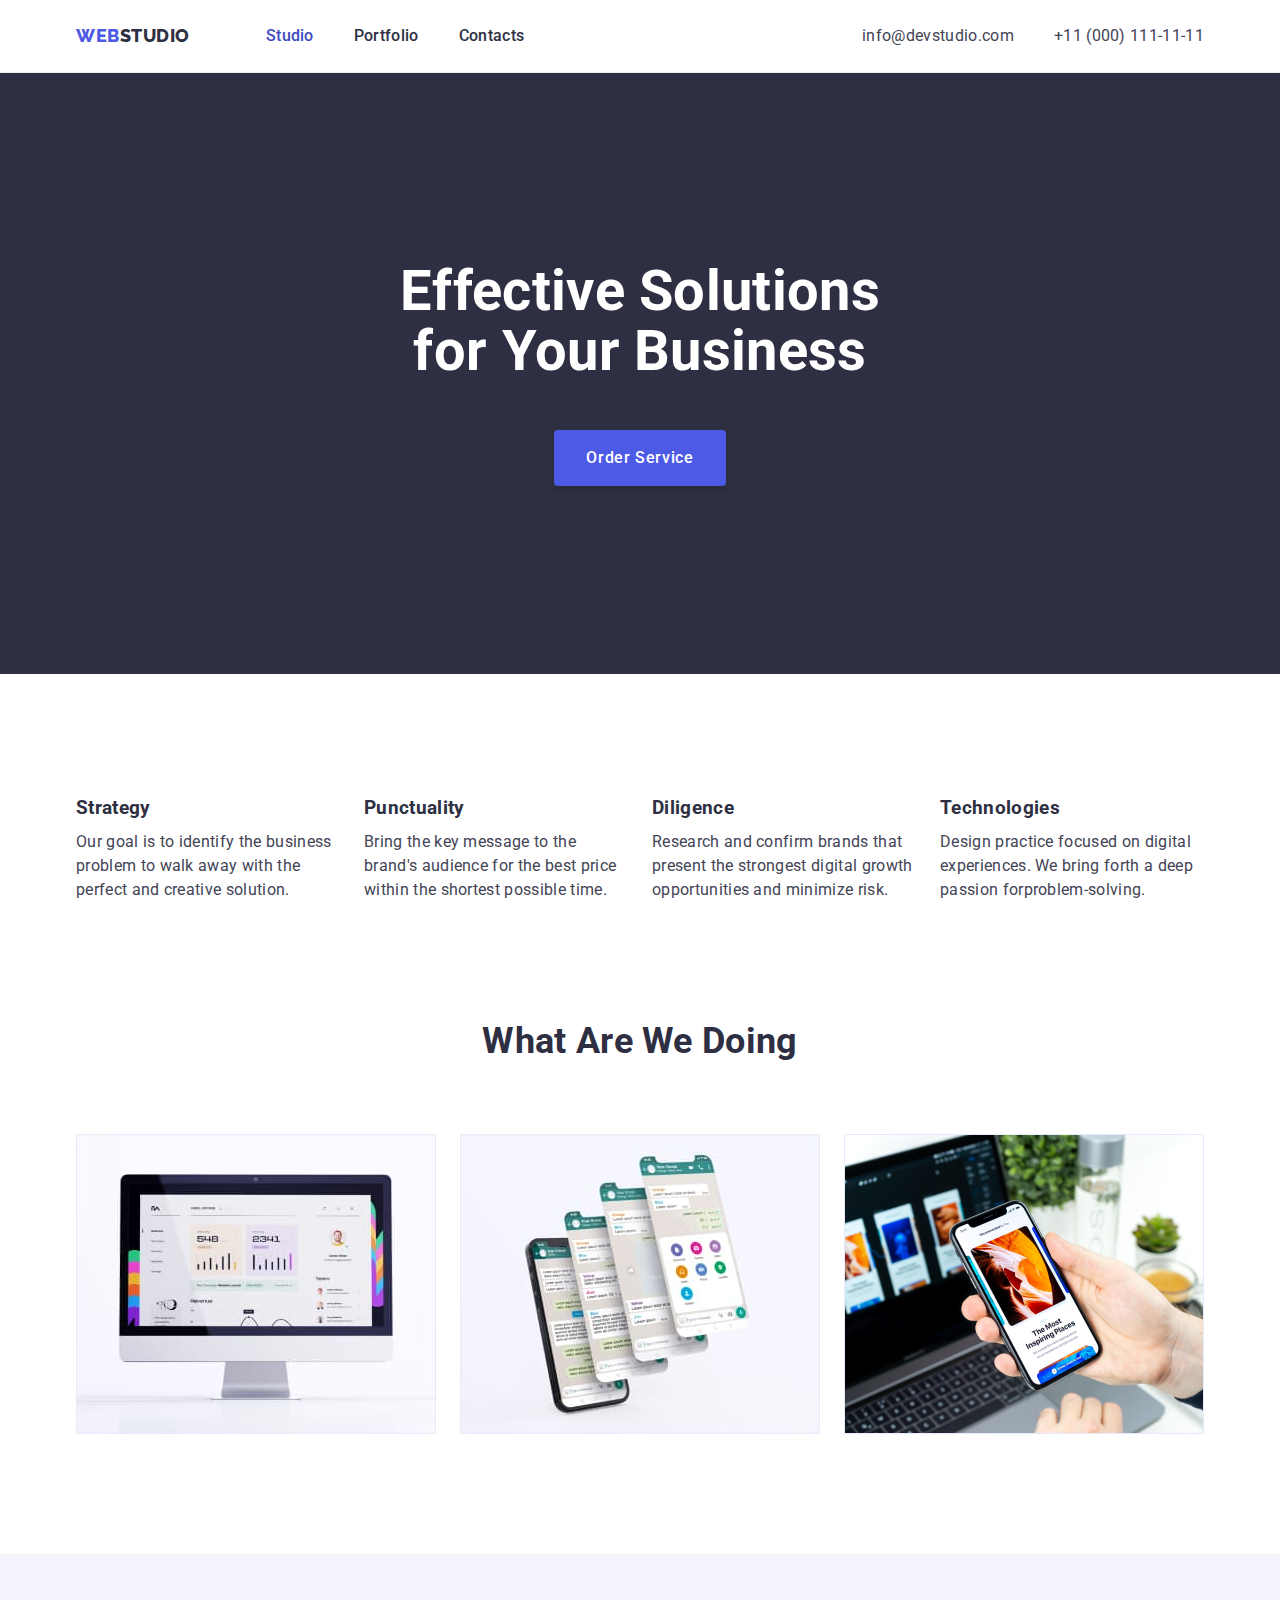
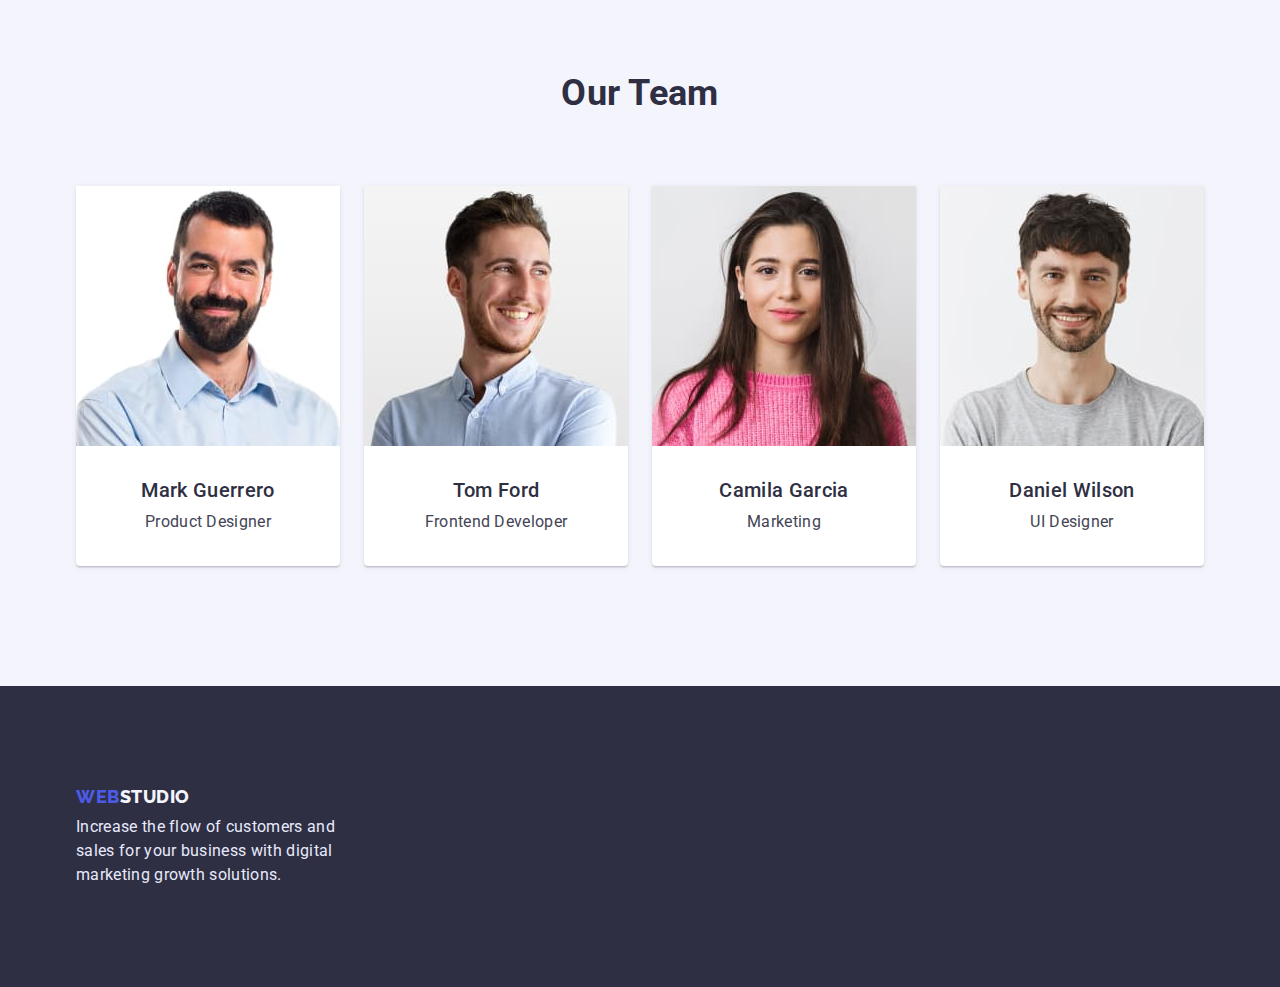
<file: index.html>
<!DOCTYPE html>
<html lang="en">

<head>
    <meta charset="UTF-8">
    <meta http-equiv="X-UA-Compatible" content="IE=edge">
    <meta name="viewport" content="width=device-width, initial-scale=1.0">
    <link rel="preconnect" href="https://fonts.googleapis.com">
    <link rel="preconnect" href="https://fonts.gstatic.com" crossorigin>
    <link
        href="https://fonts.googleapis.com/css2?family=Raleway:wght@800&family=Roboto:wght@400;500;700;900&display=swap"
        rel="stylesheet">
    <link rel="stylesheet" href="https://cdn.jsdelivr.net/npm/modern-normalize@1.1.0/modern-normalize.min.css">
    <link rel="stylesheet" href="./css/styles.css">
    <title>First Homework</title>
</head>

<body>

    <header class="header">
        <div class="container header-container">

            <nav class="navigation">
                <a href="./index.html" class="logo-fontheader header-nav-address"><span
                        class="logo">WEB</span>STUDIO</a>
                <ul class="team-list ">
                    <li class="item"><a href="./index.html"
                            class="nav-links hover-nav header-nav-address current">Studio</a>
                    </li>
                    <li class="item"><a href="./portfolio.html"
                            class="nav-links hover-nav header-nav-address">Portfolio</a></li>
                    <li class="item"><a href="#" class="nav-links hover-nav header-nav-address">Contacts</a></li>
                </ul>
            </nav>

            <address class="address">
                <ul class="address-list">
                    <li class="item">
                        <a href="mailto:info@devstudio.com"
                            class="address-text hover-nav header-nav-address">info@devstudio.com</a>
                    </li>
                    <li class="item">
                        <a href="tel:+11(000)111-11-11" class="address-text hover-nav header-nav-address">+11 (000)
                            111-11-11</a>
                    </li>
                </ul>
            </address>

        </div>
    </header>



    <main>
        <section class="hero">
            <div class="container">
                <h1 class="main-title">Effective Solutions for Your Business</h1>
                <button type="button" class="hero-btn"><span class="first-buttoncolor">Order
                        Service</span></button>
            </div>
        </section>

        <section class="section">
            <div class="container">
                <h2 class="visually-hidden">Our Features</h2>
                <ul class="our-futures-list">
                    <li class="our-futures-item our-features-li">
                        <h3 class="future-title">Strategy</h3>
                        <p class="futures-text">Our goal is to identify the business
                            problem to walk away with the perfect and creative solution.</p>
                    </li>
                    <li class="our-futures-item our-features-li">
                        <h3 class="future-title">Punctuality</h3>
                        <p class="futures-text">Bring the key message to the brand's audience for the
                            best price
                            within the
                            shortest possible
                            time.</p>
                    </li>
                    <li class="our-futures-item our-features-li">
                        <h3 class="future-title">Diligence</h3>
                        <p class="futures-text">Research and confirm brands that present the strongest
                            digital
                            growth
                            opportunities and minimize
                            risk.</p>
                    </li>
                    <li class="our-futures-item our-features-li">
                        <h3 class="future-title">Technologies</h3>
                        <p class="futures-text">Design practice focused on digital experiences. We bring
                            forth a
                            deep
                            passion
                            forproblem-solving.</p>
                    </li>
                </ul>
            </div>
        </section>

        <section class="section our-works-section">
            <div class="container">
                <h2 class="section-title">What are we doing</h2>
                <ul class="our-work">
                    <li class="fotowork"><img src="./img/frame-1.jpg" alt="Monitor screen with table" width="360"></li>
                    <li class="fotowork"><img src="./img/frame-2.jpg" alt="phone with app" width="360"></li>
                    <li class="fotowork"><img src="./img/frame-3.jpg" alt="phone in human hands" width="360"></li>
                </ul>
            </div>
        </section>

        <section class="section our-team-card our-works-section">
            <div class="container">
                <h2 class="title-our-team">Our Team</h2>
                <ul class="team-card">
                    <li class="foto-card our-team-shadow "><img src="./img/frame-4.jpg" alt="employee Mark Guerrero"
                            width="264">
                        <div class="about-team-card">
                            <h3 class="team-title">Mark Guerrero</h3>
                            <p class="team-text">Product Designer</p>
                        </div>
                    </li>
                    <li class="foto-card our-team-shadow "><img src="./img/frame-5.jpg" alt="employee Tom Ford"
                            width="264">
                        <div class="about-team-card">
                            <h3 class="team-title">Tom Ford</h3>
                            <p class="team-text">Frontend Developer</p>
                        </div>
                    </li>
                    <li class="foto-card our-team-shadow "><img src="./img/frame-6.jpg" alt="employee Camila Garcia"
                            width="264">
                        <div class="about-team-card">
                            <h3 class="team-title">Camila Garcia</h3>
                            <p class="team-text">Marketing</p>
                        </div>
                    </li>
                    <li class="foto-card our-team-shadow "><img src="./img/frame-7.jpg" alt="employee Daniel Wilson"
                            width="264">
                        <div class="about-team-card">
                            <h3 class="team-title">Daniel Wilson</h3>
                            <p class="team-text">UI Designer</p>
                        </div>
                    </li>
                </ul>
            </div>
        </section>
    </main>

    <footer class="footer-container">
        <div class="container">
            <a href="./index.html" class="logo-fontfooter footer-body"><span class="logo">WEB</span>STUDIO</a>
            <p class="text-footer">Increase the flow of customers and sales for your business with digital marketing
                growth solutions.</p>
        </div>
    </footer>

</body>

</html>
</file>
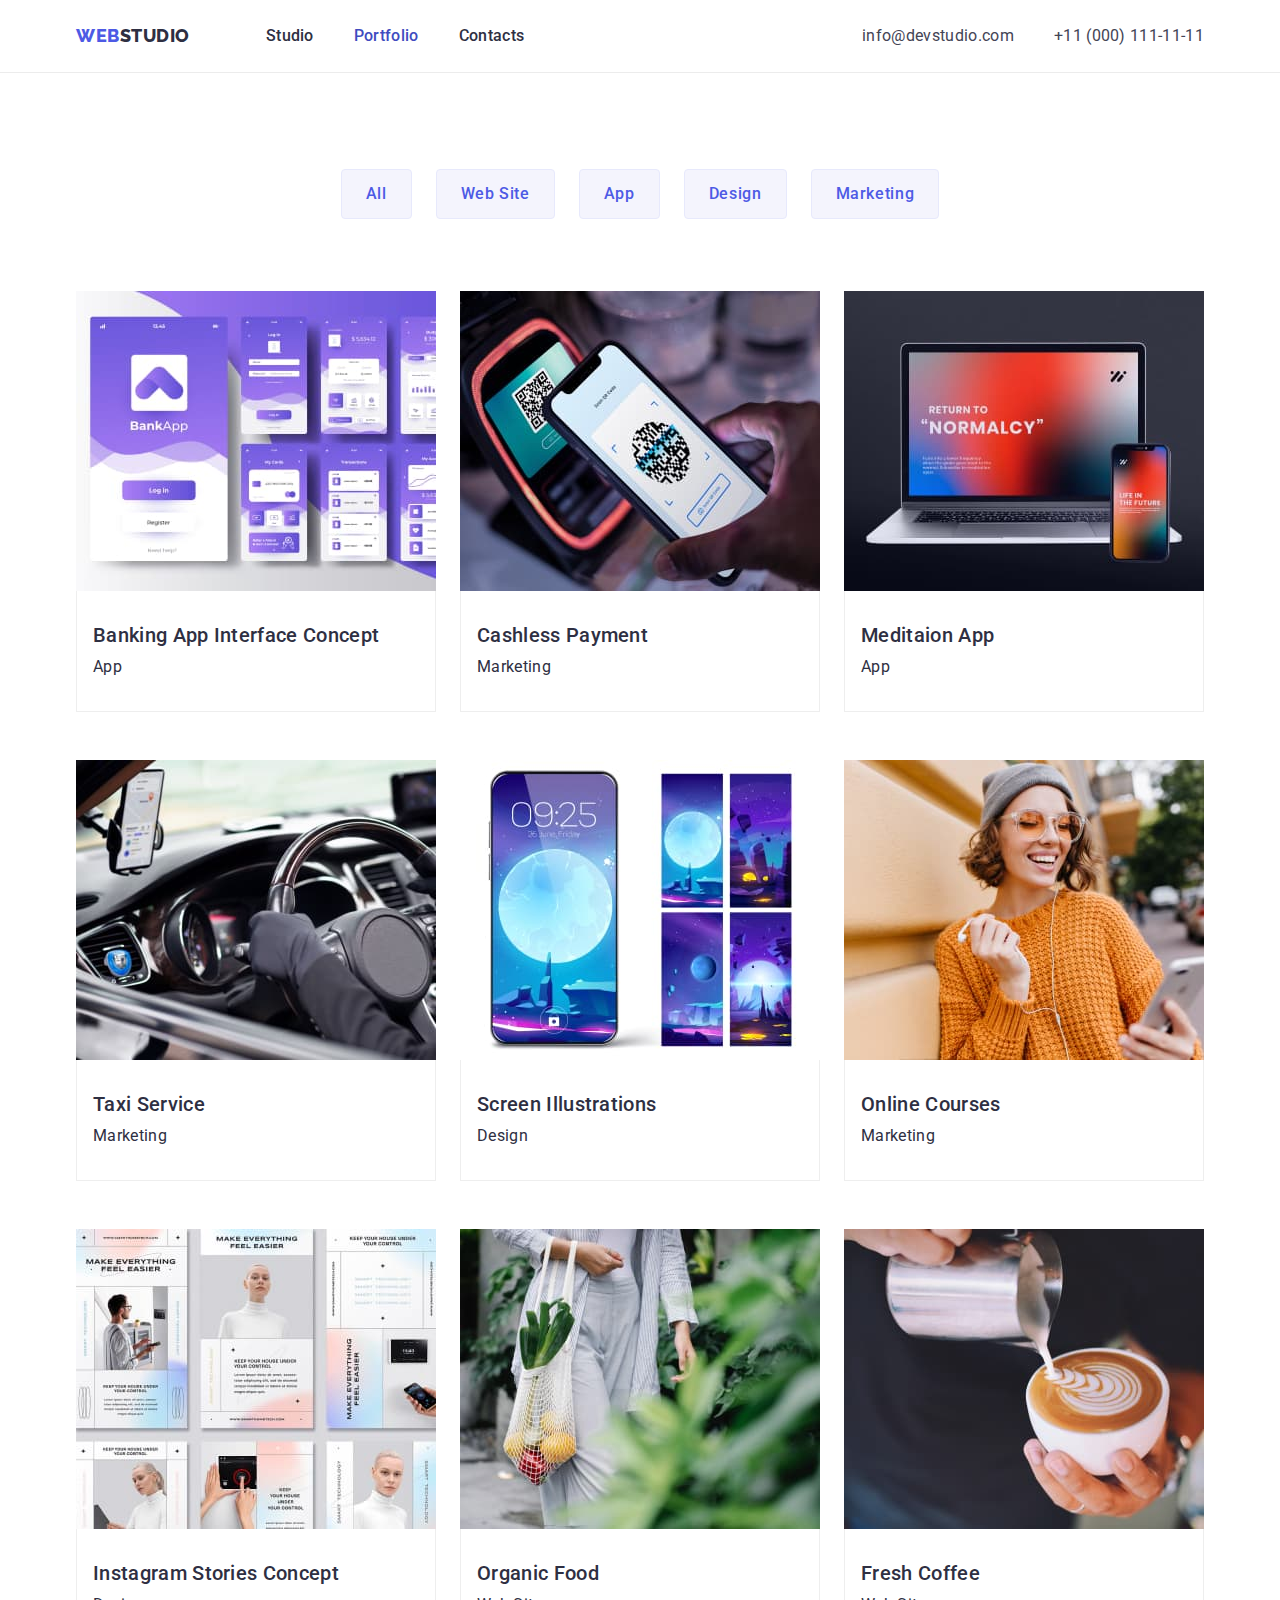
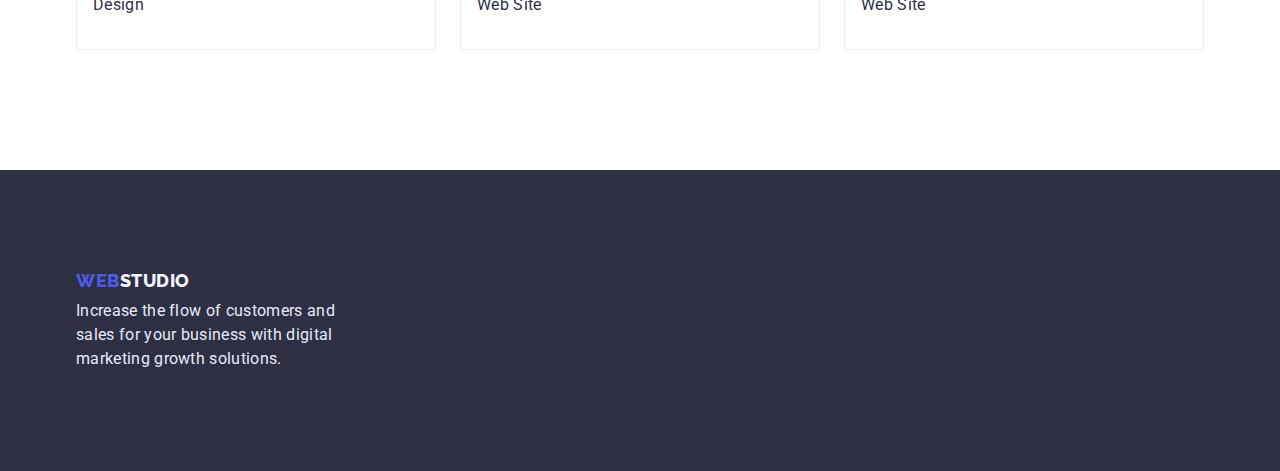
<file: portfolio.html>
<!DOCTYPE html>
<html lang="en">

<head>
    <meta charset="UTF-8">
    <meta http-equiv="X-UA-Compatible" content="IE=edge">
    <meta name="viewport" content="width=device-width, initial-scale=1.0">
    <link rel="preconnect" href="https://fonts.googleapis.com">
    <link rel="preconnect" href="https://fonts.gstatic.com" crossorigin>
    <link
        href="https://fonts.googleapis.com/css2?family=Raleway:wght@800&family=Roboto:wght@400;500;700;900&display=swap"
        rel="stylesheet">
    <link rel="stylesheet" href="https://cdn.jsdelivr.net/npm/modern-normalize@1.1.0/modern-normalize.min.css">
    <link rel="stylesheet" href="./css/styles.css">
    <title>Second Homework</title>
</head>

<body>
    <header class="header">
        <div class="container header-container">

            <nav class="navigation">
                <a href="./index.html" class="logo-fontheader header-nav-address"><span
                        class="logo">WEB</span>STUDIO</a>
                <ul class="team-list ">
                    <li class="item"><a href="./index.html" class="nav-links hover-nav header-nav-address">Studio</a>
                    </li>
                    <li class="item"><a href="./portfolio.html"
                            class="nav-links hover-nav header-nav-address current">Portfolio</a>
                    </li>
                    <li class="item"><a href="#" class="nav-links hover-nav header-nav-address">Contacts</a></li>
                </ul>
            </nav>

            <address class="address">
                <ul class="address-list">
                    <li class="item">
                        <a href="mailto:info@devstudio.com"
                            class="address-text hover-nav header-nav-address">info@devstudio.com</a>
                    </li>
                    <li class="item">
                        <a href="tel:+11(000)111-11-11" class="address-text hover-nav header-nav-address">+11 (000)
                            111-11-11</a>
                    </li>
                </ul>
            </address>

        </div>
    </header>

    <main>
        <section class="section-button">
            <div class="container">
                <h1 class="visually-hidden">Our work</h1>

                <ul class="team-lists button">
                    <li class="buttons"><button type="button"
                            class="button-secondpage hover-secondpage buttonslast">All</button>
                    </li>
                    <li class="buttons"><button type="button" class="button-secondpage hover-secondpage buttonslast">Web
                            Site</button></li>
                    <li class="buttons"><button type="button"
                            class="button-secondpage hover-secondpage buttonslast">App</button>
                    </li>
                    <li class="buttons"><button type="button"
                            class="button-secondpage hover-secondpage buttonslast">Design</button>
                    </li>
                    <li class="buttons"><button type="button"
                            class="button-secondpage hover-secondpage buttonslast">Marketing</button></li>
                </ul>

                <ul class="projects-list">

                    <li class="project-item">
                        <img src="./img/frame-8.jpg" alt="Banking App Interface Concept" width="360">
                        <div class="project-content">
                            <h2 class="title-progect">Banking App Interface Concept</h2>
                            <p class="section-text">App</p>
                        </div>

                    </li>
                    <li class="project-item">
                        <img src="./img/frame-9.jpg" alt="Cashless Payment" width="360">
                        <div class="project-content">
                            <h2 class="title-progect">Cashless Payment</h2>
                            <p class="section-text">Marketing</p>
                        </div>
                    </li>
                    <li class="project-item">
                        <img src="./img/frame-10.jpg" alt="Meditaion App" width="360">
                        <div class="project-content">
                            <h2 class="title-progect">Meditaion App</h2>
                            <p class="section-text">App</p>
                        </div>
                    </li>
                    <li class="project-item">
                        <img src="./img/frame-11.jpg" alt="Taxi Service" width="360">
                        <div class="project-content">
                            <h2 class="title-progect">Taxi Service</h2>
                            <p class="section-text">Marketing</p>
                        </div>
                    </li>
                    <li class="project-item">
                        <img src="./img/frame-12.jpg" alt="Screen Illustrations" width="360">
                        <div class="project-content">
                            <h2 class="title-progect">Screen Illustrations</h2>
                            <p class="section-text">Design</p>
                        </div>
                    </li>
                    <li class="project-item">
                        <img src="./img/frame-13.jpg" alt="Online Courses" width="360">
                        <div class="project-content">
                            <h2 class="title-progect">Online Courses</h2>
                            <p class="section-text">Marketing</p>
                        </div>
                    </li>
                    <li class="project-item">
                        <img src="./img/frame-14.jpg" alt="Instagram Stories Concept" width="360">
                        <div class="project-content">
                            <h2 class="title-progect">Instagram Stories Concept</h2>
                            <p class="section-text">Design</p>
                        </div>
                    </li>
                    <li class="project-item">
                        <img src="./img/frame-15.jpg" alt="Organic Food" width="360">
                        <div class="project-content">
                            <h2 class="title-progect">Organic Food</h2>
                            <p class="section-text">Web Site</p>
                        </div>
                    </li>
                    <li class="project-item">
                        <img src="./img/frame-16.jpg" alt="Fresh Coffee" width="360">
                        <div class="project-content">
                            <h2 class="title-progect">Fresh Coffee</h2>
                            <p class="section-text">Web Site</p>
                        </div>
                    </li>
                </ul>
            </div>
        </section>

    </main>

    <footer class="footer-container">
        <div class="container">
            <a href="./index.html" class="logo-fontfooter footer-body"><span class="logo">WEB</span>STUDIO</a>
            <p class="text-footer">Increase the flow of customers and sales for your business with digital marketing
                growth
                solutions.
            </p>
        </div>
    </footer>

</body>

</html>
</file>
<file: css/styles.css>
:root {
  --background-color: rgb(255, 255, 255);
  --color-texth: rgb(46, 47, 66);
  --color-textp: rgb(67, 68, 85);
  --color-textpheader: rgb(231, 233, 252);
  --color-textlogoheader: rgb(244, 244, 253);
  --color-buttonlogo: rgb(77, 90, 229);
  --color-hover: rgb(64, 75, 191);
  --margin-card: 24px;
}
body {
  background-color: var(--background-color);
  font-family: "Roboto", sans-serif;
  font-size: 16px;
  line-height: 1.5;
  letter-spacing: 0.02em;
  color: var(--color-texth);
}
.container {
  width: 1158px;
  padding-left: 15px;
  padding-right: 15px;
  margin-left: auto;
  margin-right: auto;
}

img {
  display: block;
  max-width: 100%;
  height: auto;
}

h1,
h2,
h3,
h4,
h5,
h6,
p {
  margin: 0;
  padding: 0;
}

ul,
ol {
  margin-top: 0;
  margin-bottom: 0;
  padding-left: 0;
}
li {
  list-style: none;
}
a {
  text-decoration: none;
}
/* =====HEADER===== */

.logo {
  color: var(--color-buttonlogo);
}

.nav-links {
  color: var(--color-texth);
  font-weight: 500;
}

/* .link {
  text-decoration: none;
} */
.team-text {
  color: var(--color-textp);
  font-style: normal;
  text-align: center;
}

.address-text {
  color: var(--color-textp);
  font-style: normal;
}

.futures-text {
  color: var(--color-textp);
  font-style: normal;
}

.logo-fontheader {
  font-family: "Raleway", sans-serif;
  font-style: normal;
  font-weight: 800;
  font-size: 18px;
  line-height: 1.33;
  letter-spacing: 0.03em;
  text-transform: uppercase;
  color: var(--color-texth);
}
.hover-nav:hover,
.hover-nav:focus {
  color: var(--color-hover);
}

/* =====HEADER===== */

/* =====MAIN===== */
.hover-secondpage:hover,
.hover-secondpage:focus {
  background: var(--color-hover);
  box-shadow: 0px 3px 1px rgba(0, 0, 0, 0.1), 0px 2px 1px rgba(0, 0, 0, 0.08),
    0px 2px 2px rgba(0, 0, 0, 0.12);
  border-radius: 4px;
  color: var(--background-color);
  border-color: transparent;
}

.visually-hidden {
  position: absolute;
  width: 1px;
  height: 1px;
  margin: -1px;
  border: 0;
  padding: 0;

  white-space: nowrap;
  clip-path: inset(100%);
  clip: rect(0 0 0 0);
  overflow: hidden;
}

.main-title {
  font-size: 56px;
  line-height: 1.08;
  color: var(--background-color);
  max-width: 496px;
  margin-left: auto;
  margin-right: auto;
  margin-bottom: 48px;
}

.hero {
  background-color: var(--color-texth);
  padding: 188px 0;
  text-align: center;
}

.section {
  padding-top: 120px;
  padding-bottom: 120px;
}

.hero-btn {
  background-color: var(--color-buttonlogo);
  box-shadow: 0px 4px 4px rgba(0, 0, 0, 0.15);
  border-radius: 4px;
  padding: 16px 32px;
  border: none;
  cursor: pointer;
}
.hero-btn:hover,
.hero-btn:focus {
  background: var(--color-hover);
  box-shadow: 0px 4px 4px rgba(0, 0, 0, 0.15);
  border-radius: 4px;
}
.first-buttoncolor {
  font-family: "Roboto", sans-serif;
  font-style: normal;
  font-weight: 500;
  font-size: 16px;
  line-height: 24px;
  letter-spacing: 0.04em;
  color: var(--background-color);
}

.button-secondpage {
  color: var(--color-buttonlogo);
  font-family: "Roboto";
  font-style: normal;
  font-weight: 500;
  font-size: 16px;
  line-height: 1.5;
  display: flex;
  align-items: center;
  text-align: center;
  letter-spacing: 0.04em;
  background: #f4f4fd;
  border: 1px solid #e7e9fc;
  border-radius: 4px;
  flex: none;
  order: 1;
  flex-grow: 0;
  cursor: pointer;
}

.second-button .future-title {
  font-weight: 500;
  font-size: 20px;
  line-height: 1.2;
  padding-bottom: 8px;
}

.section-title {
  font-size: 36px;
  line-height: 1.11;
  text-transform: capitalize;
}
.title-our-team {
  font-size: 36px;
  line-height: 1.11;
  text-transform: capitalize;
  text-align: center;
  padding-top: 120px;
  padding-bottom: 72px;
}

.team-title {
  font-weight: 500;
  font-size: 20px;
  line-height: 1.2;
  text-align: center;
  margin-bottom: 8px;
}
.title-progect {
  font-weight: 500;
  font-size: 20px;
  line-height: 1.2;
  padding-top: 32px;
  padding-left: 16px;
  padding-bottom: 8px;
}

/* =====MAIN===== */

/* =====FOOTER===== */

.footer-container {
  background-color: var(--color-texth);
  padding-top: 100px;
  padding-bottom: 100px;
}

.text-footer {
  color: var(--color-textpheader);
}

.logo-fontfooter {
  font-family: "Raleway", sans-serif;
  font-style: normal;
  font-weight: 800;
  font-size: 18px;
  line-height: 21px;
  display: flex;
  align-items: center;
  letter-spacing: 0.03em;
  text-transform: uppercase;
  color: var(--color-textlogoheader);
}
/* =====FOOTER===== */

.header-container {
  display: flex;
}
.navigation {
  display: flex;
}

.address-list {
  display: flex;
}
.address {
  margin-left: auto;
}

.team-list {
  display: flex;
  margin-left: 76px;
}
.team-lists {
  display: flex;
  justify-content: center;
}

.item:not(:last-child) {
  margin-right: 40px;
}
.header {
  /* padding: 24px 0; */
  border-bottom: 1px solid #ececec;
}
.our-futures-list {
  display: flex;
}
.our-futures-item:not(:last-child) {
  margin-right: 24px;
}

.future-title {
  margin-bottom: 8px;
}
.our-work {
  display: flex;
}
.section-title {
  text-align: center;
  padding-bottom: 72px;
}
.fotowork:not(:last-child) {
  margin-right: 24px;
}
.team-card {
  display: flex;
}

.foto-card:not(:last-child) {
  margin-right: 24px;
}
.foto-card {
  background-color: #ffffff;
}

.text-footer {
  width: 264px;
  margin-top: 8px;
}

.buttons:not(:last-child) {
  margin-right: 24px;
}
.buttonslast {
  padding: 12px 24px;
}

.projects-list {
  display: flex;
  flex-wrap: wrap;
  margin-bottom: 120px;
  row-gap: 48px;
  column-gap: 24px;
}

.project-content {
  border: 1px solid #eeeeee;
  border-top: none;
  /* #e7e9fc; */
}
.project-item {
  /* margin-left: var(--margin-card); */
  /* flex-basis: calc(100% / 3 - var(--margin-card)); */
  min-width: 360px;
}

.section-text {
  padding-bottom: 32px;
  padding-left: 16px;
}

.header-nav-address {
  display: block;
  padding-top: 24px;
  padding-bottom: 24px;
}
.current {
  color: #404bbf;
}
.our-features-li {
  width: 264px;
}
.our-team-card {
  background-color: var(--color-textlogoheader);
}

.our-works-section {
  padding-top: 0;
}

.our-team-shadow {
  box-shadow: 0px 1px 6px rgba(46, 47, 66, 0.08),
    0px 1px 1px rgba(46, 47, 66, 0.16), 0px 2px 1px rgba(46, 47, 66, 0.08);
  border-radius: 0px 0px 4px 4px;
}
.about-team-card {
  padding: 32px 16px;
}

.button {
  margin-bottom: 72px;
}
.section-button {
  padding-top: 96px;
}
</file>
